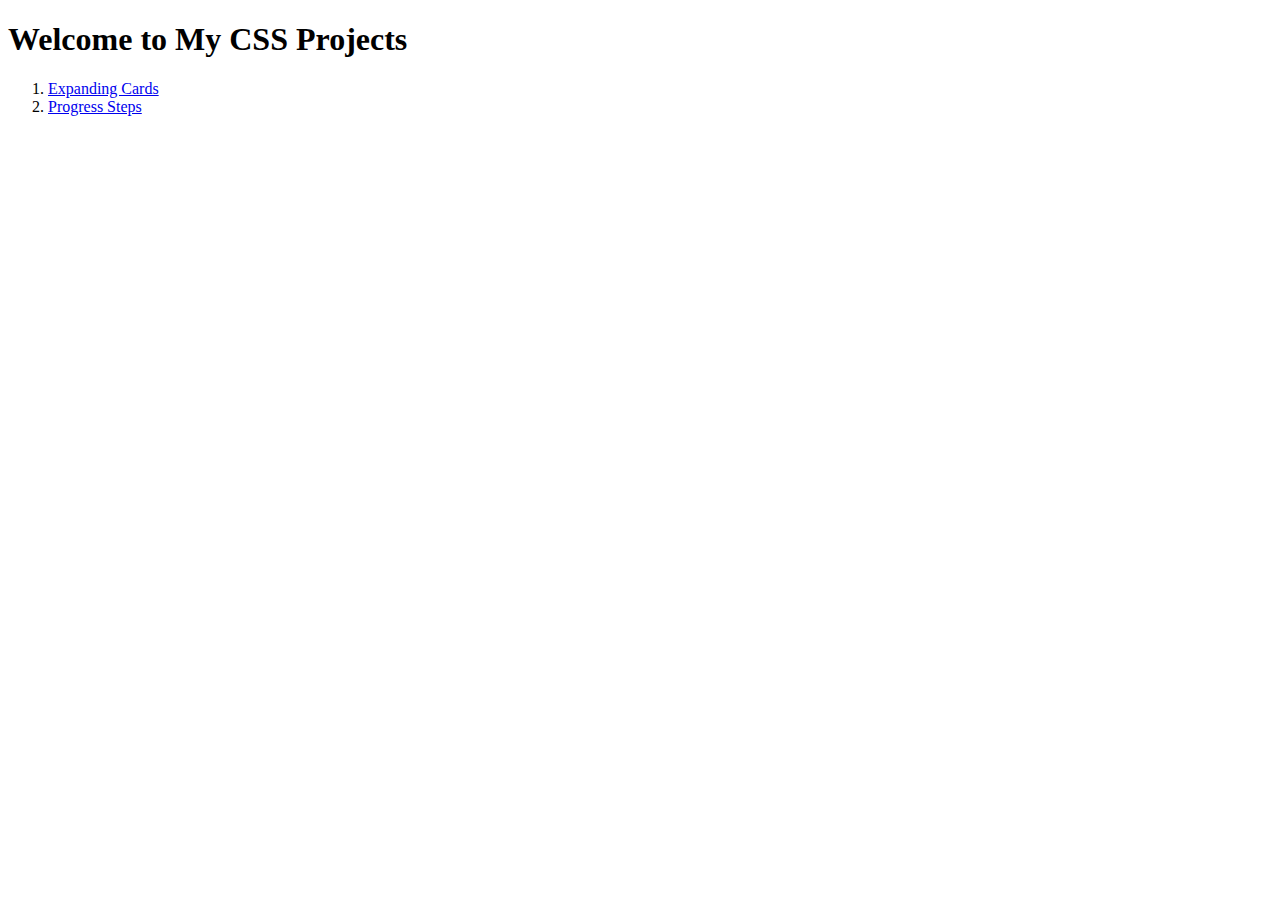
<file: index.html>
<!DOCTYPE html>
<html lang="en">
<head>
    <meta charset="UTF-8">
    <title>Main Page</title>
</head>
<body>
    <h1>Welcome to My CSS Projects</h1>
    <ol>
        <li><a href="./001. Expanding Cards/index.html">Expanding Cards</a></li>
        <li><a href="./002. Progress Steps/index.html">Progress Steps</a></li>
    </ol>
</body>
</html>
</file>
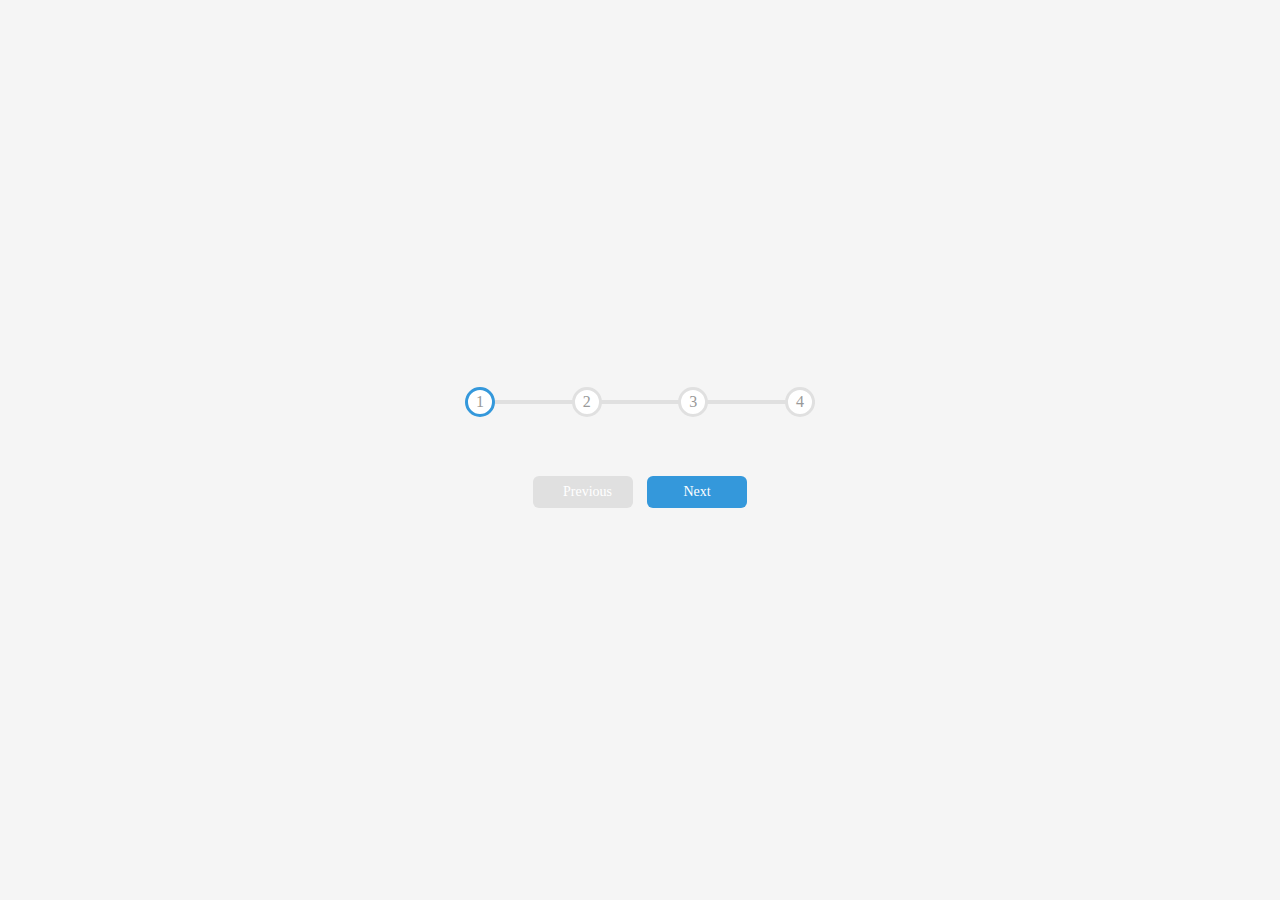
<file: 002. Progress Steps/index.html>
<!DOCTYPE html>
<html lang="en">
<head>
  <meta charset="UTF-8" />
  <meta name="viewport" content="width=device-width, initial-scale=1.0">
  <link rel="stylesheet" href="./style.css">
  <title>Progress Steps</title>
</head>

<body>
  <div class="wrapper">
    <div class="container">
      <div class="progress-container">
        <div class="progress" id="progress"></div>
        <div class="circle active">1</div>
        <div class="circle">2</div>
        <div class="circle">3</div>
        <div class="circle">4</div>
      </div>
    </div>

    <!-- buttons moved inside wrapper so they can be aligned below -->
    <div class="buttons">
      <button class="btn" id="prev" disabled>Previous</button>
      <button class="btn" id="next">Next</button>
    </div>
  </div>

  <script src="./script.js"></script>
</body>

</html>
</file>
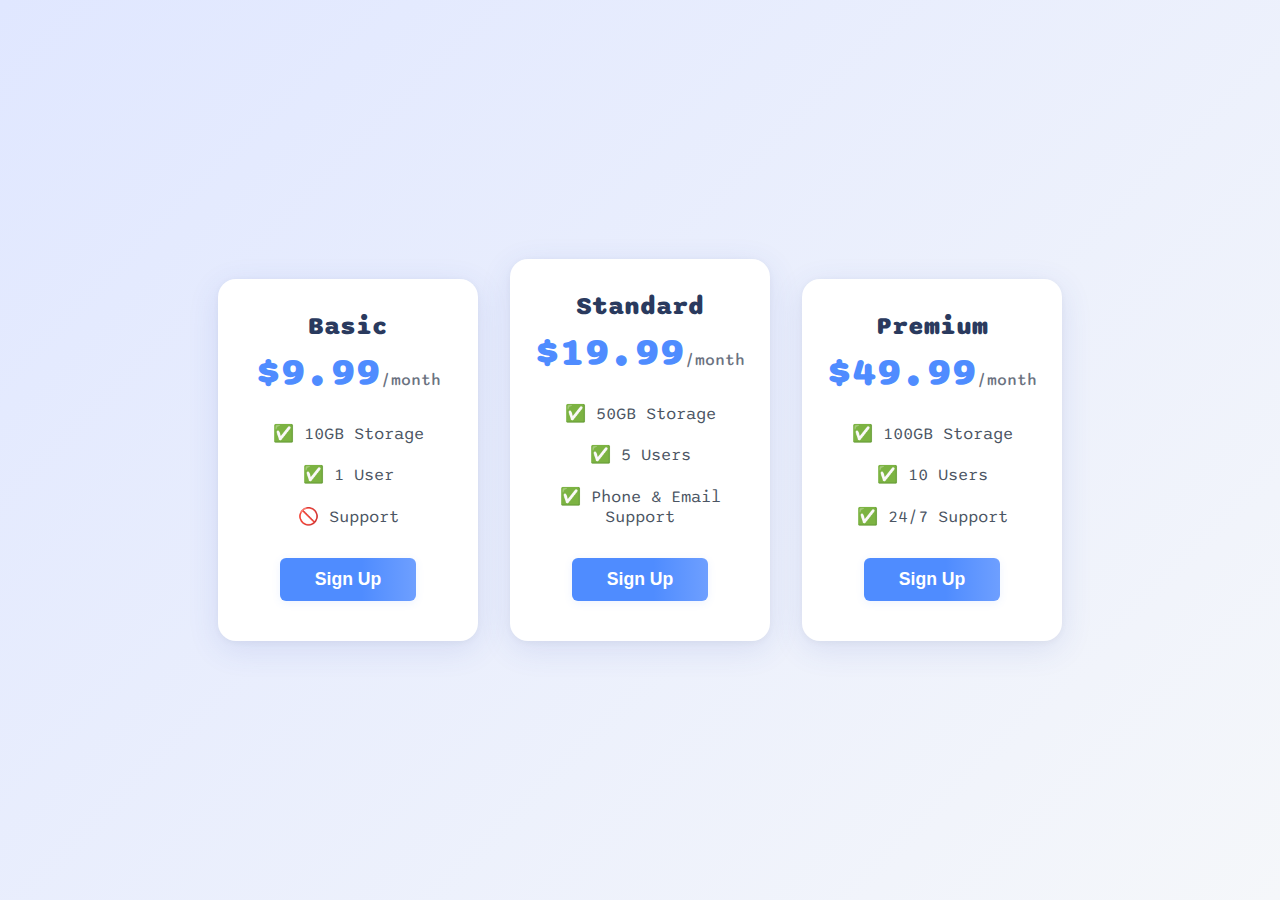
<file: 003. Pricing Table/index.html>
<!DOCTYPE html>
<html lang="en"></html>
  <head>
    <meta charset="UTF-8" />
    <title>Flexbox Pricing Table</title>
    <meta name="viewport" content="width=device-width, initial-scale=1.0" />
    <link rel="preconnect" href="https://fonts.googleapis.com" />
    <link rel="preconnect" href="https://fonts.gstatic.com" crossorigin />
    <link href="https://fonts.googleapis.com/css2?family=Sono:wght@400;700&display=swap" rel="stylesheet" />
    <link rel="stylesheet" href="./style.css" />
  </head>
  <body>
    <div class="pricing-container">
      <div class="pricing-plan">
        <div class="plan-title">Basic</div>
        <div class="plan-price">$9.99<span>/month</span></div>
        <ul class="plan-features">
          <li>✅ 10GB Storage</li>
          <li>✅ 1 User</li>
          <li>🚫 Support</li>
        </ul>
        <button class="plan-button">Sign Up</button>
      </div>
      <div class="pricing-plan">
        <div class="plan-title">Standard</div>
        <div class="plan-price">$19.99<span>/month</span></div>
        <ul class="plan-features">
          <li>✅ 50GB Storage</li>
          <li>✅ 5 Users</li>
          <li>✅ Phone &amp; Email Support</li>
        </ul>
        <button class="plan-button">Sign Up</button>
      </div>
      <div class="pricing-plan">
        <div class="plan-title">Premium</div>
        <div class="plan-price">$49.99<span>/month</span></div>
        <ul class="plan-features">
          <li>✅ 100GB Storage</li>
          <li>✅ 10 Users</li>
          <li>✅ 24/7 Support</li>
        </ul>
        <button class="plan-button">Sign Up</button>
      </div>
    </div>
  </body>
</html>
</file>
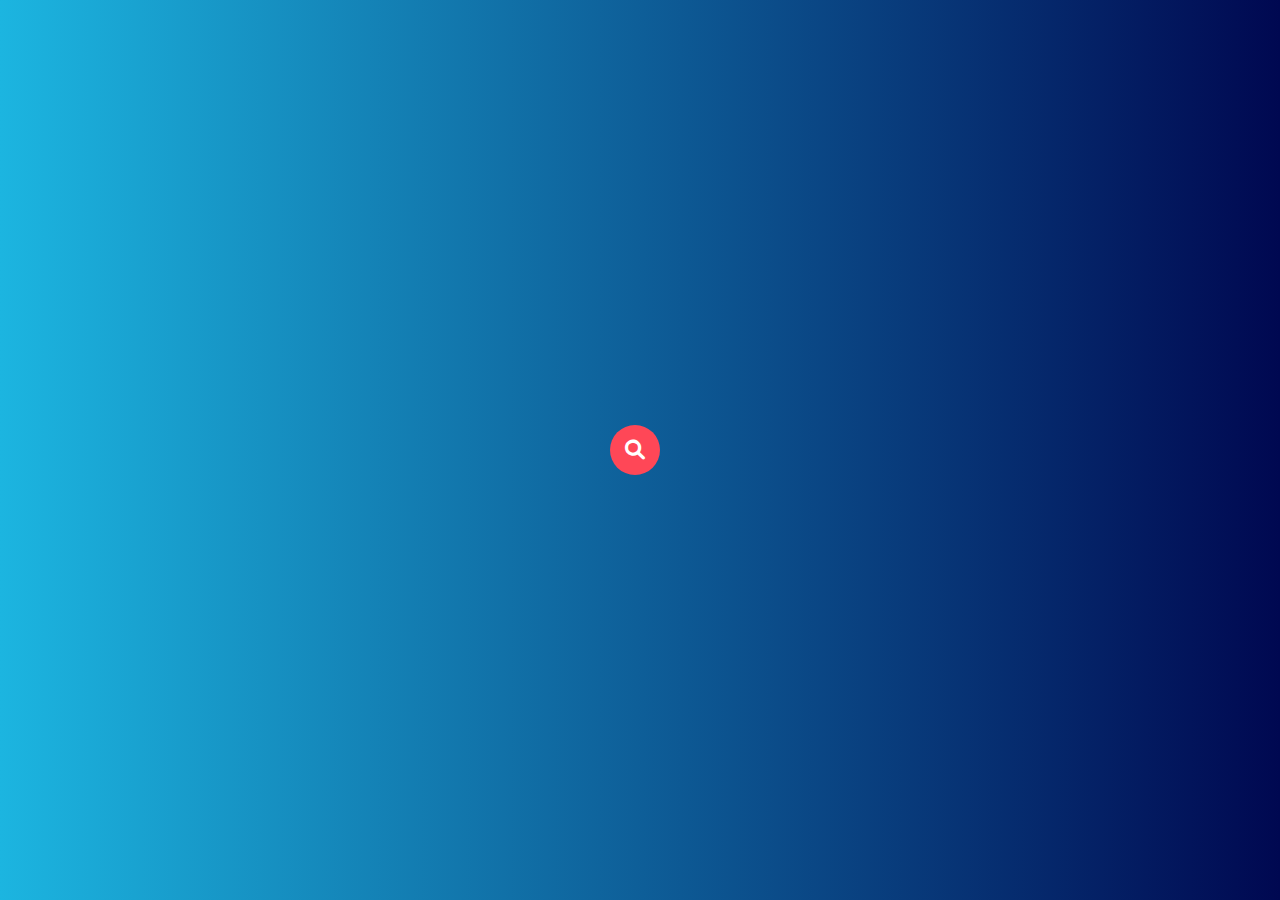
<file: 005. Hidden Search Widget/index.html>
<!DOCTYPE html>
<html lang="en">
<head>
    <meta charset="UTF-8">
    <meta name="viewport" content="width=device-width, initial-scale=1.0">
    <link
      href="https://cdnjs.cloudflare.com/ajax/libs/font-awesome/6.0.0/css/all.min.css"
      rel="stylesheet"
    />
    <link rel="stylesheet" href="./style.css" />
    <title>Hidden Search</title>
</head>
<body>
    <div class="search-box">
        <input type="text" class="search input" placeholder="Search...">
        <button class="search-button">
            <i class="fas fa-search"></i>
        </button>
    </div>
    
    <script src="./script.js"></script>
</body>
</html>
</file>
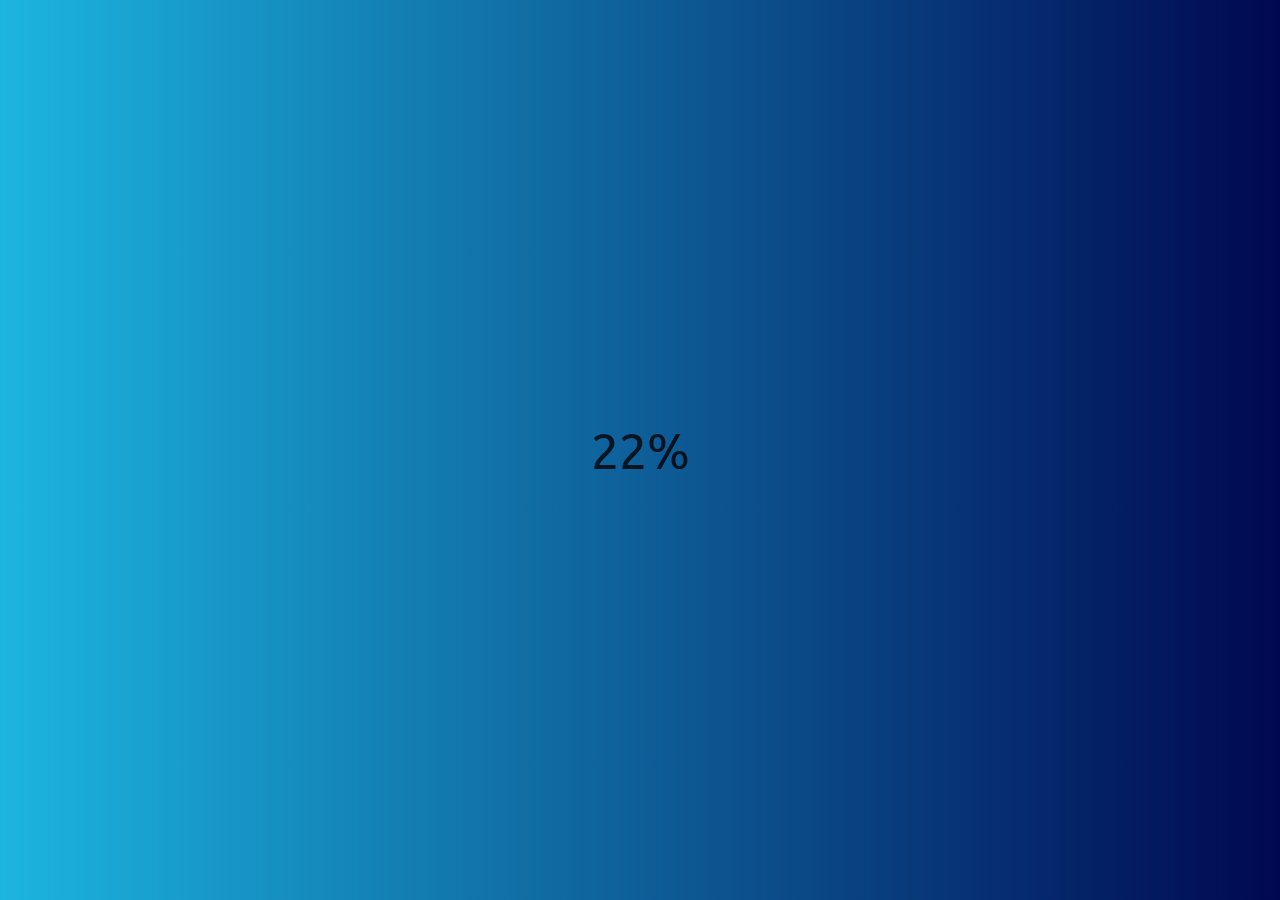
<file: 006. Blurry Loading Image/index.html>
<!DOCTYPE html>
<html lang="en">
<head>
    <meta charset="UTF-8">
    <meta name="viewport" content="width=device-width, initial-scale=1.0">
    <link
      href="https://cdnjs.cloudflare.com/ajax/libs/font-awesome/6.0.0/css/all.min.css"
      rel="stylesheet"
    />
    <link rel="stylesheet" href="./style.css" />
    <title>Blurry Loading</title>
</head>
<body>
    <section class="background"></section>
    <div class="loading-text">0%</div>

    <script src="./script.js"></script>
</body>
</html>
</file>
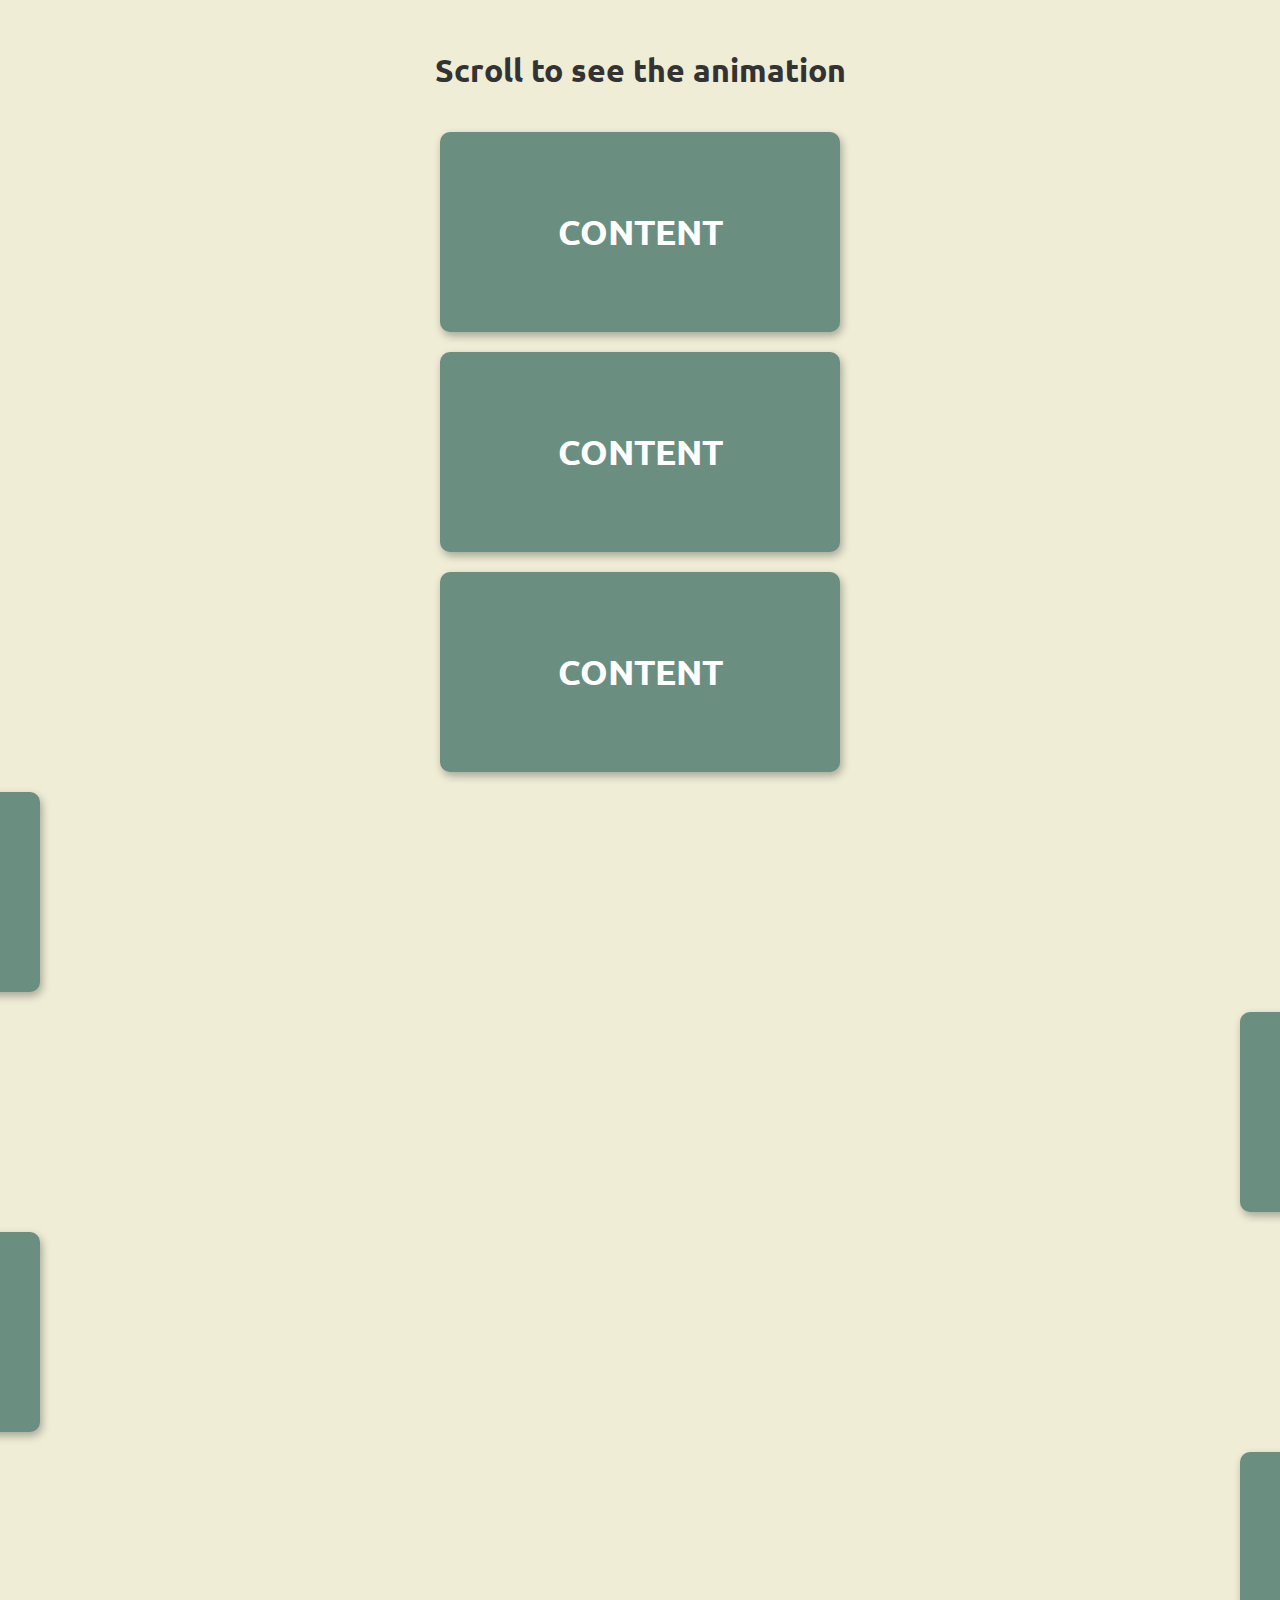
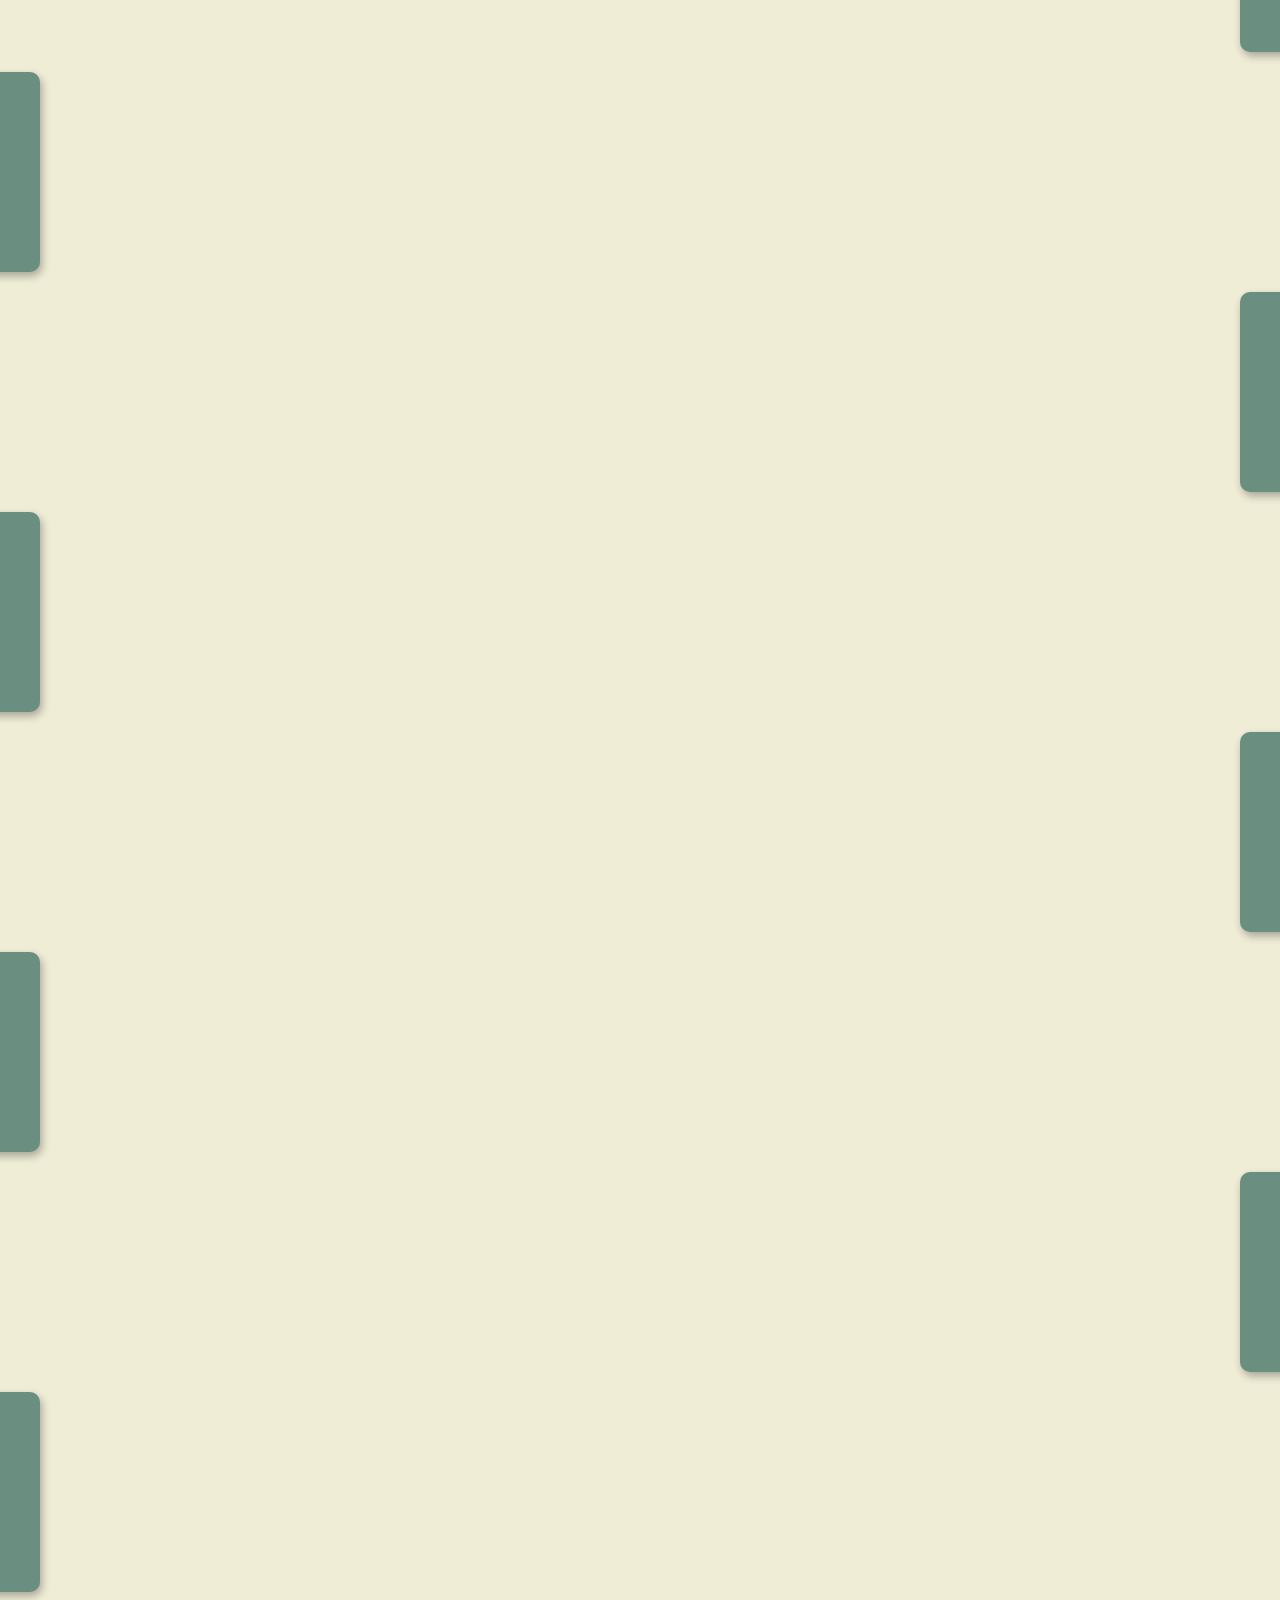
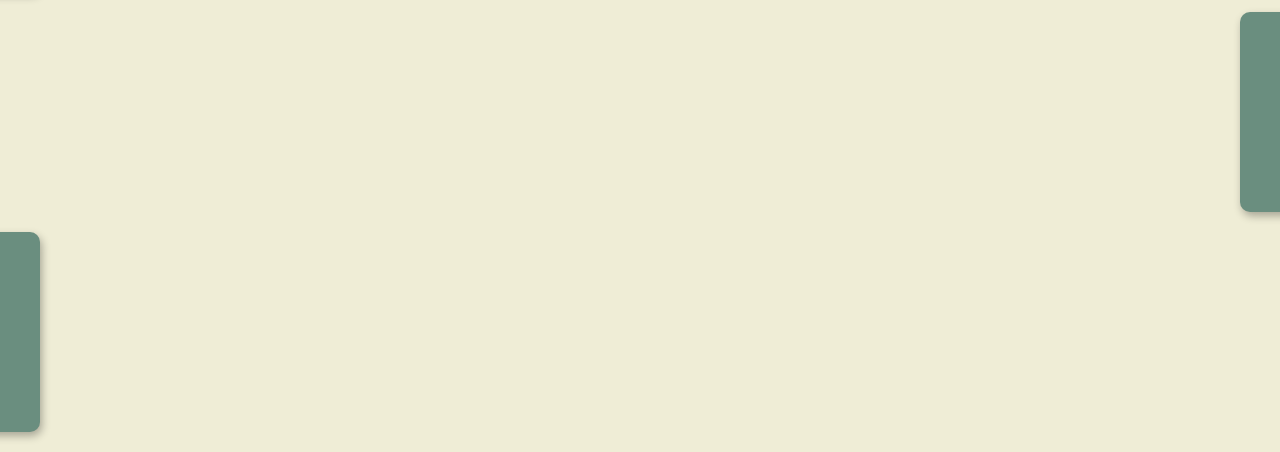
<file: 007. Scroll Animation/index.html>
<!DOCTYPE html>
<html lang="en">
<head>
    <meta charset="UTF-8">
    <meta name="viewport" content="width=device-width, initial-scale=1.0">
    <link rel="stylesheet" href="./style.css" />
    <title>Scroll Animation</title>
</head>
<body>
  <h1>Scroll to see the animation</h1>
  <div class="container">
    <div class="box"><h2>Content</h2></div>
    <div class="box"><h2>Content</h2></div>
    <div class="box"><h2>Content</h2></div>
    <div class="box"><h2>Content</h2></div>
    <div class="box"><h2>Content</h2></div>
    <div class="box"><h2>Content</h2></div>
    <div class="box"><h2>Content</h2></div>
    <div class="box"><h2>Content</h2></div>
    <div class="box"><h2>Content</h2></div>
    <div class="box"><h2>Content</h2></div>
    <div class="box"><h2>Content</h2></div>
    <div class="box"><h2>Content</h2></div>
    <div class="box"><h2>Content</h2></div>
    <div class="box"><h2>Content</h2></div>
    <div class="box"><h2>Content</h2></div>
    <div class="box"><h2>Content</h2></div>
  </div>
    <script src="./script.js"></script>
</body>
</html>
</file>
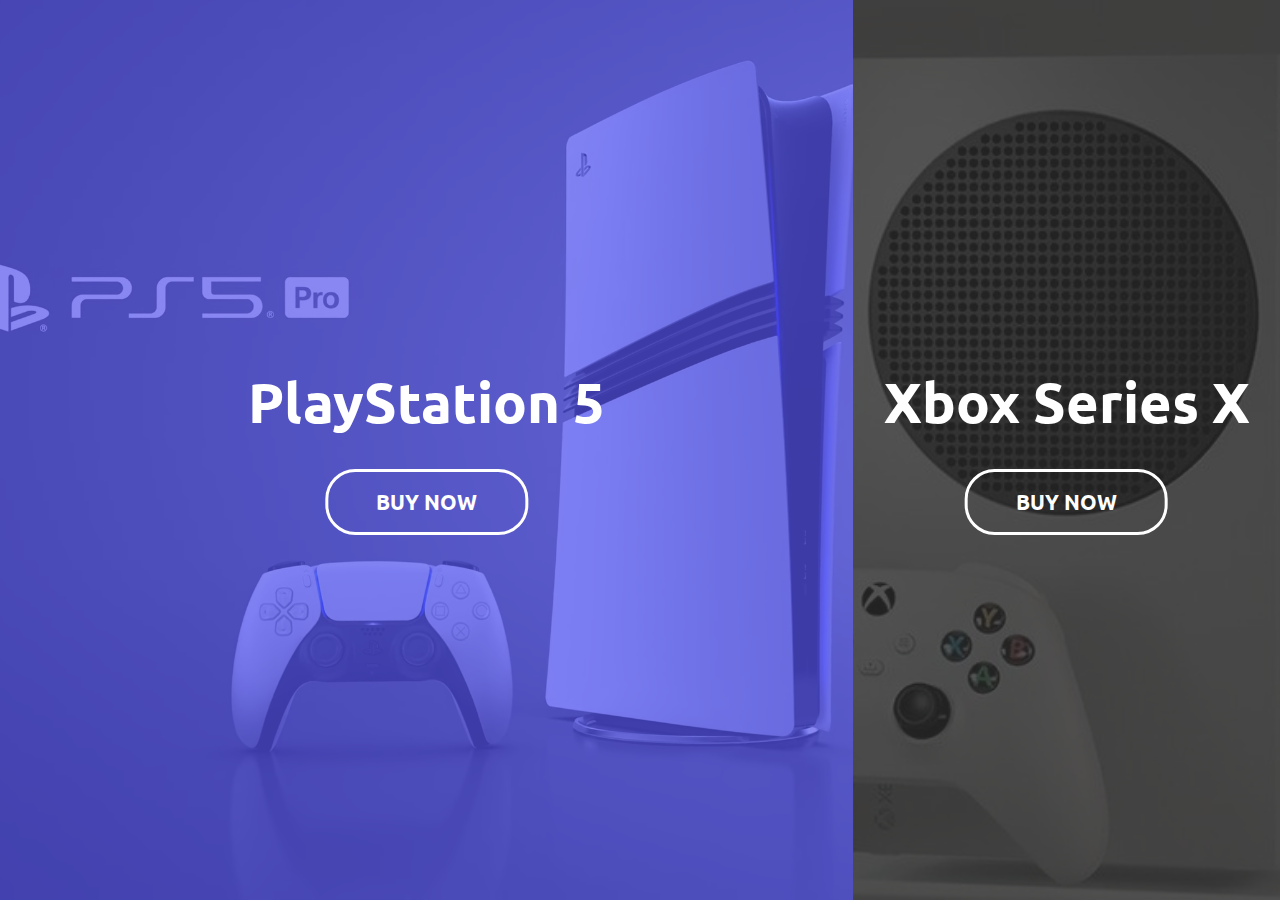
<file: 008. Split Landing Page/index.html>
<!DOCTYPE html>
<html lang="en">
<head>
  <meta charset="UTF-8">
  <meta name="viewport" content="width=device-width, initial-scale=1.0">
  <title>Split Landing Page</title>
  <link rel="stylesheet" href="style.css">
</head>
<body>
  <div class="container">
    <!-- Left side -->
    <div class="split left">
      <div class="content">
        <h1>PlayStation 5</h1>
        <a href="#" class="btn">Buy Now</a>
      </div>
    </div>

    <!-- Right side -->
    <div class="split right">
      <div class="content">
        <h1>Xbox Series X</h1>
        <a href="#" class="btn">Buy Now</a>
      </div>
    </div>
  </div>

  <script src="./script.js"></script>
</body>
</html>
</file>
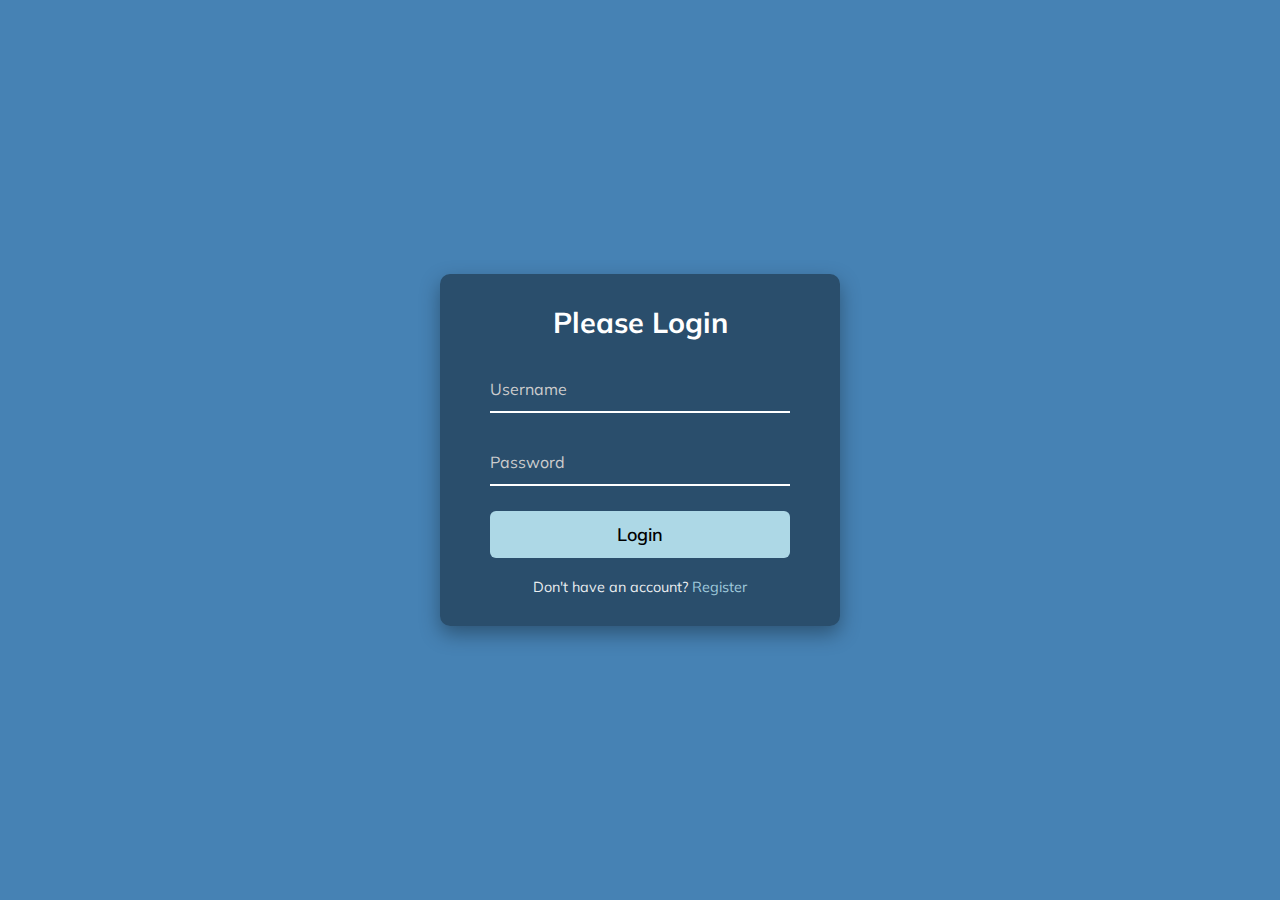
<file: 009. Form Wave Animation/index.html>
<!DOCTYPE html>
<html lang="en">
<head>
  <meta charset="UTF-8">
  <meta name="viewport" content="width=device-width, initial-scale=1.0">
  <title>Form Wave Animation</title>
  <link rel="stylesheet" href="./style.css" />
</head>
<body>

  <div class="container">
    <h1>Please Login</h1>
    <form>
      <div class="form-control">
        <input type="text" required />
        <label>
          Username
          <!-- <span style="transition-delay: 0ms;">U</span>
          <span style="transition-delay: 50ms;">s</span>
          <span style="transition-delay: 100ms;">e</span>
          <span style="transition-delay: 150ms;">r</span>
          <span style="transition-delay: 200ms;">n</span>
          <span style="transition-delay: 250ms;">a</span>
          <span style="transition-delay: 300ms;">m</span>
          <span style="transition-delay: 350ms;">e</span>
        </label> -->
      </div>

      <div class="form-control">
        <input type="password" required />
        <label>Password</label>
      </div>

      <button class="btn">Login</button>
      <p class="text">Don't have an account? <a href="#">Register</a></p>
    </form>
  </div>

  <script src="./script.js"></script>
</body>
</html>
</file>
<file: 002. Progress Steps/style.css>
:root {
    --line-border-fill: #3498db;
    --line-border-empty: #e0e0e0;
}

* {
    box-sizing: border-box;
}

body {
    background-color: whitesmoke;
    font-family: 'Times New Roman', Times, serif;
    display: flex;
    align-items: center;
    justify-content: center;
    height: 100vh;
    overflow: hidden;
    margin: 0;
}

.wrapper {
  display: flex;
  flex-direction: column;  /* stack progress & buttons vertically */
  align-items: center;
  gap: 1.5rem;             /* space between progress and buttons */
}

.container {
    text-align: center;
}

.progress-container {
    display: flex;
    justify-content: space-between;
    position: relative;
    margin-bottom: 30px;
    max-width: 100%;
    width: 350px;
}

.progress-container::before {
    content: '';
    background-color: var(--line-border-empty);
    position: absolute;
    top: 50%;
    left: 0;
    transform: translateY(-50%);
    height: 4px;
    width: 100%;
    z-index: -1;
    transition: 0.4s ease;
}

.progress {
    background-color: var(--line-border-fill);
    position: absolute;
    top: 50%;
    left: 0;
    transform: translateY(-50%);
    height: 4px;
    width: 0%;
    z-index: -1;
    transition: 0.4s ease;
}

.circle {
    background-color: white;
    color: #999;
    height: 30px;
    width: 30px;
    border-radius: 50%;
    display: flex;
    align-items: center;
    justify-content: center;
    border: 3px solid var(--line-border-empty);
    transition: 0.4s ease;
}

.circle.active {
    border-color:  var(--line-border-fill);
}

.btn {
    background-color: var(--line-border-fill);
    color: white;
    width: 100px;
    border-radius: 6px;
    border: 0;
    padding: 8px 30px;
    margin: 5px;
    font-size: 14px;
    font-family: inherit;
    cursor: pointer;
}

.btn:active {
    transform: scale(0.98);
}

.btn:focus {
    outline: 0;
}

.btn:disabled {
    background-color: var(--line-border-empty);
    cursor: not-allowed;
}
</file>
<file: 003. Pricing Table/style.css>
body {
  font-family: "Sono", sans-serif;
  margin: 0;
  padding: 0;
  display: flex;
  justify-content: center;
  align-items: center;
  min-height: 100vh;
  background: linear-gradient(135deg, #e0e7ff 0%, #f5f7fa 100%);
}

span {
  font-size: 1rem;
  color: #6b7280;
  font-weight: 500;
}

.pricing-container {
  display: flex;
  justify-content: center;
  align-items: flex-end;
  gap: 2rem;
  padding: 2rem;
}

.pricing-plan {
  flex: 0 1 320px;
  border-radius: 18px;
  padding: 2rem 1.5rem 2.5rem;
  text-align: center;
  background: #fff;
  box-shadow: 0 8px 32px rgba(60, 80, 180, 0.12), 0 1.5px 6px rgba(0,0,0,0.04);
  transition: transform 0.5s cubic-bezier(.22,1,.36,1), box-shadow 0.5s;
  border: none;
  position: relative;
}

.pricing-plan:hover, .pricing-plan.featured {
  transform: translateY(-12px) scale(1.04);
  box-shadow: 0 16px 40px rgba(60, 80, 180, 0.18), 0 2px 8px rgba(0,0,0,0.06);
  animation: bounce 0.5s cubic-bezier(.25,.46,.45,.94);
  z-index: 2;
}

@keyframes bounce {
  0%   { transform: translateY(0) scale(1); }
  20%  { transform: translateY(-18px) scale(1.08); }
  40%  { transform: translateY(-30px) scale(1.12); }
  55%  { transform: translateY(-16px) scale(1.06); }
  70%  { transform: translateY(-8px) scale(1.03); }
  85%  { transform: translateY(-12px) scale(1.05); }
  100% { transform: translateY(-10px) scale(1.04); }
}

.pricing-plan.featured {
  background: linear-gradient(135deg, #e0e7ff 0%, #fff 100%);
  border: 2.5px solid #4f8cff;
}

.plan-title {
  font-weight: 800;
  font-size: 1.6rem;
  margin-bottom: 0.5rem;
  color: #2a3a5e;
}

.plan-price {
  font-size: 2.5rem;
  margin-bottom: 1.2rem;
  font-weight: 900;
  color: #4f8cff;
}

.plan-features {
  padding: 0;
  margin: 0 0 1.5rem 0;
}

.plan-features li {
  list-style: none;
  padding: 0.4rem 0;
  color: #4b5563;
  font-size: 1.05rem;
  margin-bottom: 0.5rem;
}

.plan-features li:last-child {
  margin-bottom: 0;
}

.plan-button {
  padding: 0.7rem 2.2rem;
  font-weight: 700;
  font-size: 1.1rem;
  color: #fff;
  background: linear-gradient(90deg, #4f8cff 60%, #6e9fff 100%);
  border: none;
  border-radius: 6px;
  cursor: pointer;
  box-shadow: 0 2px 8px rgba(79,140,255,0.10);
  transition: background 0.2s, box-shadow 0.2s;
}

.plan-button:hover {
  background: linear-gradient(90deg, #2563eb 60%, #4f8cff 100%);
  box-shadow: 0 4px 16px rgba(79,140,255,0.18);
}

@media (max-width: 800px) {
  .pricing-container {
    flex-direction: column;
    align-items: center;
  }
  .pricing-plan {
    width: 95%;
    max-width: 350px;
    margin: 16px 0;
  }
}
</file>
<file: 005. Hidden Search Widget/style.css>
@import url('https://fonts.googleapis.com/css?family=Roboto&display=swap');

* {
  box-sizing: border-box;
}

body {
  background-image: linear-gradient(90deg, #1CB5E0 0%, #000851 100%);
  font-family: 'Roboto', sans-serif;
  display: flex;
  align-items: center;
  justify-content: center;
  height: 100vh;
  margin: 0;
}

.search-box {
  position: relative;
  height: 60px;
  display: flex;
  align-items: center;
}

.search.input {
  background-color: #fff;
  border: none;
  border-radius: 50px;
  font-size: 18px;
  padding: 10px 20px;
  width: 0;
  opacity: 0;
  transition: 
    width 0.5s cubic-bezier(0.4, 0, 0.2, 1),
    padding 0.3s ease 0.1s,
    opacity 0.3s ease;
  outline: none;
}

.search.input.active {
  width: 250px;
  padding-left: 20px;
  padding-right: 60px;
  opacity: 1;
  box-shadow: 0 4px 15px rgba(0, 0, 0, 0.2);
}

.search-button {
  position: absolute;
  right: 0;
  width: 50px;
  height: 50px;
  border: none;
  border-radius: 50%;
  background: #ff4757;
  color: white;
  font-size: 20px;
  cursor: pointer;
  transition: background 0.3s ease, transform 0.4s ease;
}

.search-button:hover {
  background: #e84118;
}

.search-button.active {
  transform: rotate(180deg);
}
</file>
<file: 006. Blurry Loading Image/style.css>
@import url('https://fonts.googleapis.com/css?family=Ubuntu');

* {
  box-sizing: border-box;
}

body {
  background-image: linear-gradient(90deg, #1CB5E0 0%, #000851 100%);
  font-family: 'Ubuntu', sans-serif;
  display: flex;
  align-items: center;
  justify-content: center;
  height: 100vh;
  overflow: hidden;
  margin: 0;
}

.background {
  position: absolute;
  top: 0;
  left: 0;
  width: 100%;
  height: 100%;
  background: url('https://images.unsplash.com/photo-1506744038136-46273834b3fb?ixlib=rb-4.0.3&ixid=M3wxMjA3fDB8MHxwaG90by1wYWdlfHx8fGVufDB8fHx8fA%3D%3D&auto=format&fit=crop&w=1170&q=80')
    no-repeat center center/cover;
  filter: blur(0px);
  transition: filter 0.3s ease;
  z-index: -1;
}

.loading-text {
  font-size: 50px;
  color: black;
  position: absolute;
  top: 50%;
  left: 50%;
  transform: translate(-50%, -50%);
  z-index: 1;
}
</file>
<file: 007. Scroll Animation/style.css>
@import url('https://fonts.googleapis.com/css?family=Ubuntu');

* {
  box-sizing: border-box;
}

body {
  background-color: #efedd6;
  font-family: 'Ubuntu', sans-serif;
  display: flex;
  flex-direction: column;
  align-items: center;
  justify-content: center;
  margin: 0;
}

h1 {
  margin-top: 50px;
  color: #333;
}

.box h2 {
  text-transform: uppercase;
  font-size: 35px;
}

.box {
  background-color: #6a8e7f;
  color: white;
  padding: 20px;
  border-radius: 10px;
  box-shadow: 2px 4px 8px rgba(0, 0, 0, 0.3);
  display: flex;
  justify-content: center;
  align-items: center;
  margin: 20px;
  width: 400px;
  height: 200px;
  transform: translateX(200%);
  transition: transform 0.5s ease;
}

.box:nth-of-type(even) {
  transform: translateX(-200%);
}

.box.show {
  transform: translateX(0);
}
</file>
<file: 008. Split Landing Page/style.css>
@import url('https://fonts.googleapis.com/css?family=Ubuntu');

:root {
  --left-bg-color: rgba(87, 84, 236, 0.7);
  --right-bg-color: rgba(43, 43, 43, 0.8);
}

* {
  box-sizing: border-box;
  margin: 0;
  padding: 0;
}

body {
  font-family: 'Ubuntu', sans-serif;
  height: 100vh;
  overflow: hidden;
}

/* Container setup */
.container {
  position: relative;
  height: 100%;
  width: 100%;
  display: flex;
}

/* Split sections */
.split {
  position: relative;
  flex: 1;
  overflow: hidden;
  transition: flex 1s ease;
}

.split::before {
  content: '';
  position: absolute;
  height: 100%;
  width: 100%;
  z-index: 1;
}

.split.left {
  background: url('./assets/images/ps5.png') no-repeat center center/cover;
}
.split.left::before {
  background-color: var(--left-bg-color);
}

.split.right {
  background: url('./assets/images/xbox.jpg') no-repeat center center/cover;
}
.split.right::before {
  background-color: var(--right-bg-color);
}

/* Content inside splits */
.content {
  position: relative;
  z-index: 2;
  top: 50%;
  left: 50%;
  transform: translate(-50%, -50%);
  text-align: center;
}

h1 {
  color: #fff;
  font-size: 3.5rem;
  margin-bottom: 2rem;
  white-space: nowrap;
}

.btn {
  display: inline-block;
  padding: 1rem 3rem;
  border: 0.2rem solid #fff;
  color: #fff;
  text-decoration: none;
  font-size: 1.3rem;
  font-weight: bold;
  text-transform: uppercase;
  border-radius: 30px;
  transition: all 0.3s;
}

.btn:hover {
  background-color: #fff;
  color: #333;
}

/* Hover effect to expand one side */
.container:hover .split {
  flex: 1;
}

.container:hover .split:hover {
  flex: 2;
}
</file>
<file: 009. Form Wave Animation/style.css>
@import url('https://fonts.googleapis.com/css?family=Muli:400,700|Ubuntu:400,700&display=swap');

:root {
  --bg-color: steelblue;
  --overlay-color: rgba(0, 0, 0, 0.4);
  --primary-color: lightblue;
  --text-color: #fff;
  --error-color: #ff6b6b;
  --radius: 10px;
  --transition: 0.3s ease;
}

* {
  box-sizing: border-box;
  margin: 0;
  padding: 0;
}

body {
  background: var(--bg-color);
  color: var(--text-color);
  font-family: 'Muli', sans-serif;
  display: flex;
  flex-direction: column;
  align-items: center;
  justify-content: center;
  height: 100vh;
  overflow-x: hidden;
}

.container {
  background-color: var(--overlay-color);
  border-radius: var(--radius);
  box-shadow: 0 8px 20px rgba(0, 0, 0, 0.35);
  padding: 30px 50px;
  width: 100%;
  max-width: 400px;
  animation: fadeIn var(--transition);
}

.container h1 {
  text-align: center;
  margin-bottom: 25px;
  font-weight: 700;
  font-size: 1.8rem;
}

.container a {
  text-decoration: none;
  color: var(--primary-color);
  transition: color var(--transition);
}

.container a:hover {
  text-decoration: underline;
  color: #d1ecf9;
}

.btn {
  cursor: pointer;
  display: inline-block;
  width: 100%;
  border-radius: 6px;
  background-color: var(--primary-color);
  border: none;
  padding: 12px 0;
  font-size: 18px;
  font-family: inherit;
  color: #000;
  font-weight: 600;
  transition: background-color var(--transition), transform var(--transition);
}

.btn:hover {
  background-color: #b5e0f2;
}

.btn:focus {
  outline: 3px solid rgba(173, 216, 230, 0.6);
  outline-offset: 2px;
}

.btn:active {
  transform: scale(0.97);
}

.text {
  text-align: center;
  margin-top: 20px;
  font-size: 0.9rem;
  opacity: 0.9;
}

.form-control {
  position: relative;
  margin: 25px 0;
  width: 100%;
}

.form-control input {
  background: transparent;
  border: 0;
  border-bottom: 2px solid var(--text-color);
  display: block;
  width: 100%;
  padding: 14px 0;
  font-size: 16px;
  color: var(--text-color);
  transition: border-color var(--transition);
}

.form-control input:focus,
.form-control input:valid {
  outline: none;
  border-color: var(--primary-color);
}

/* Floating labels */
.form-control label {
  position: absolute;
  top: 14px;
  left: 0;
  color: #ccc;
  font-size: 16px;
  pointer-events: none;
  transition: 0.2s ease all;
}

.form-control input:focus ~ label,
.form-control input:valid ~ label {
  top: -8px;
  font-size: 12px;
  color: var(--primary-color);
}

@keyframes fadeIn {
  from {
    opacity: 0;
    transform: translateY(10px);
  }
  to {
    opacity: 1;
    transform: translateY(0);
  }
}
</file>
